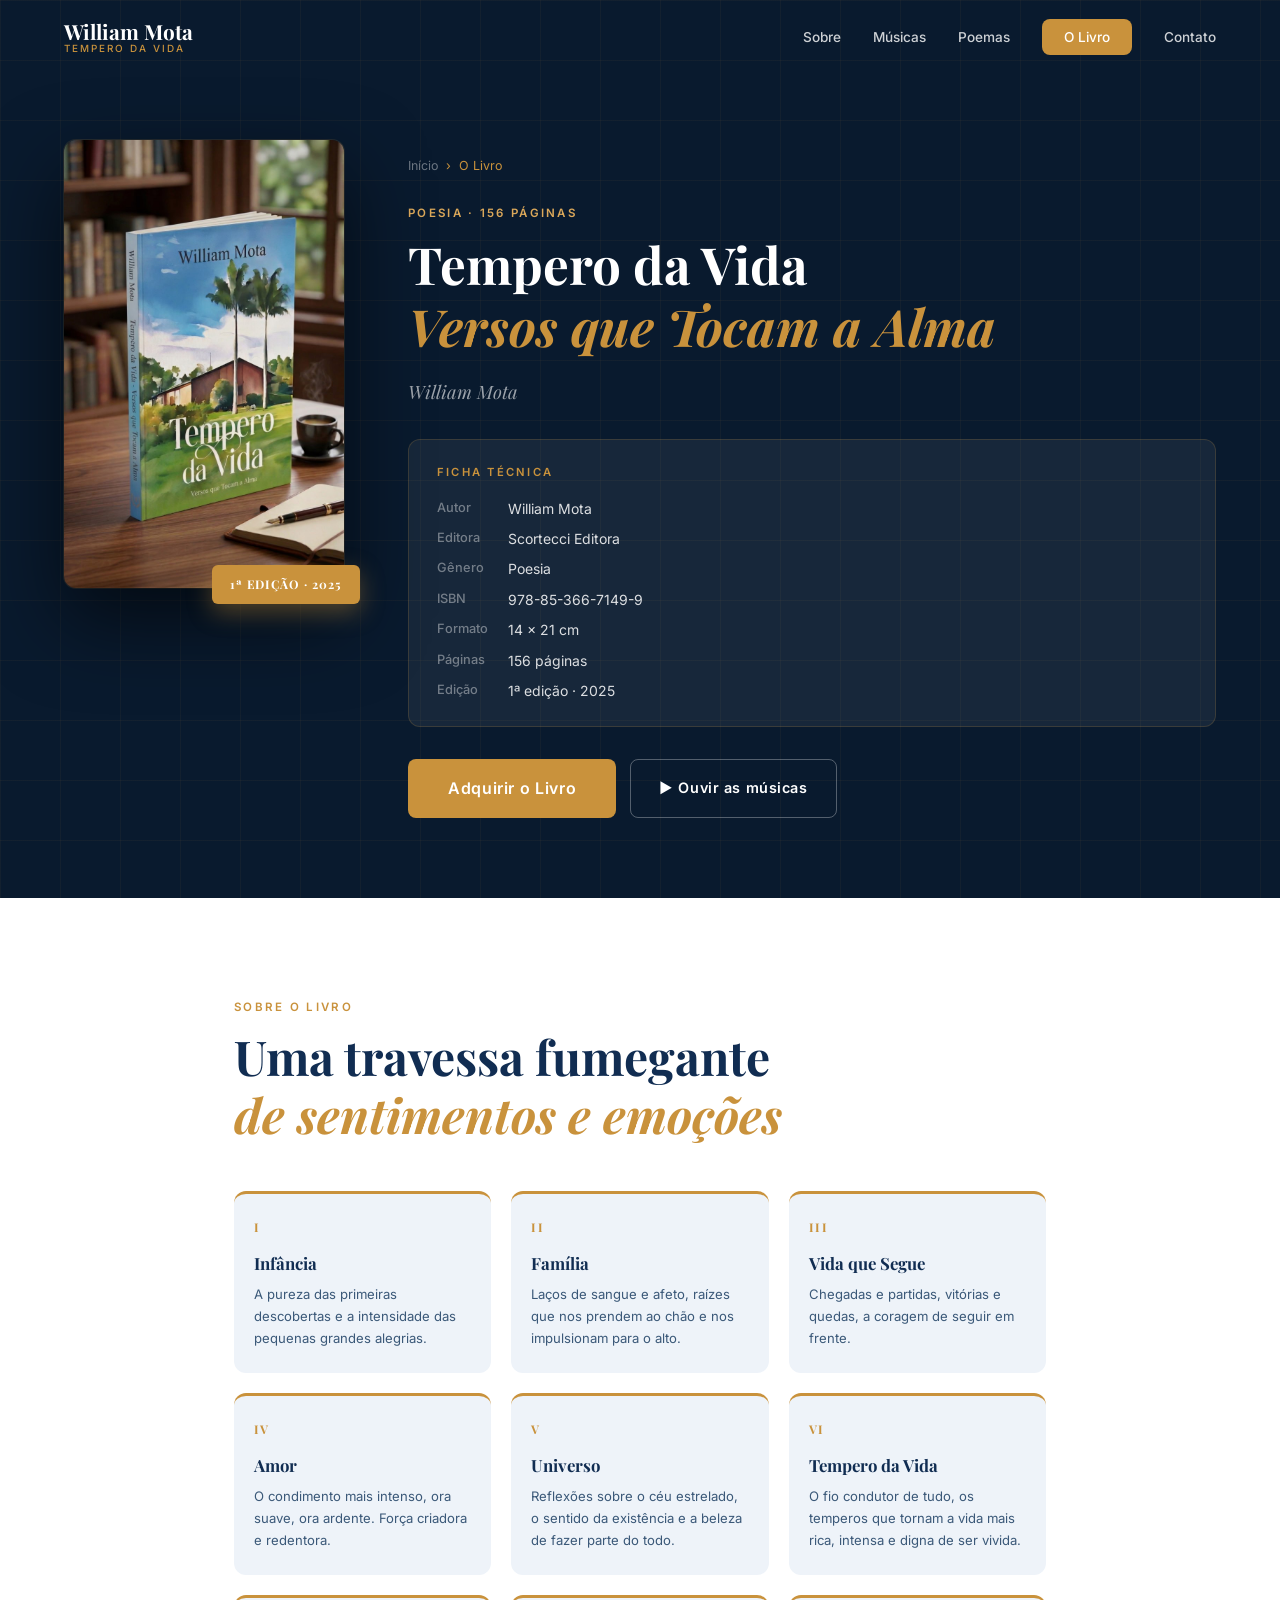
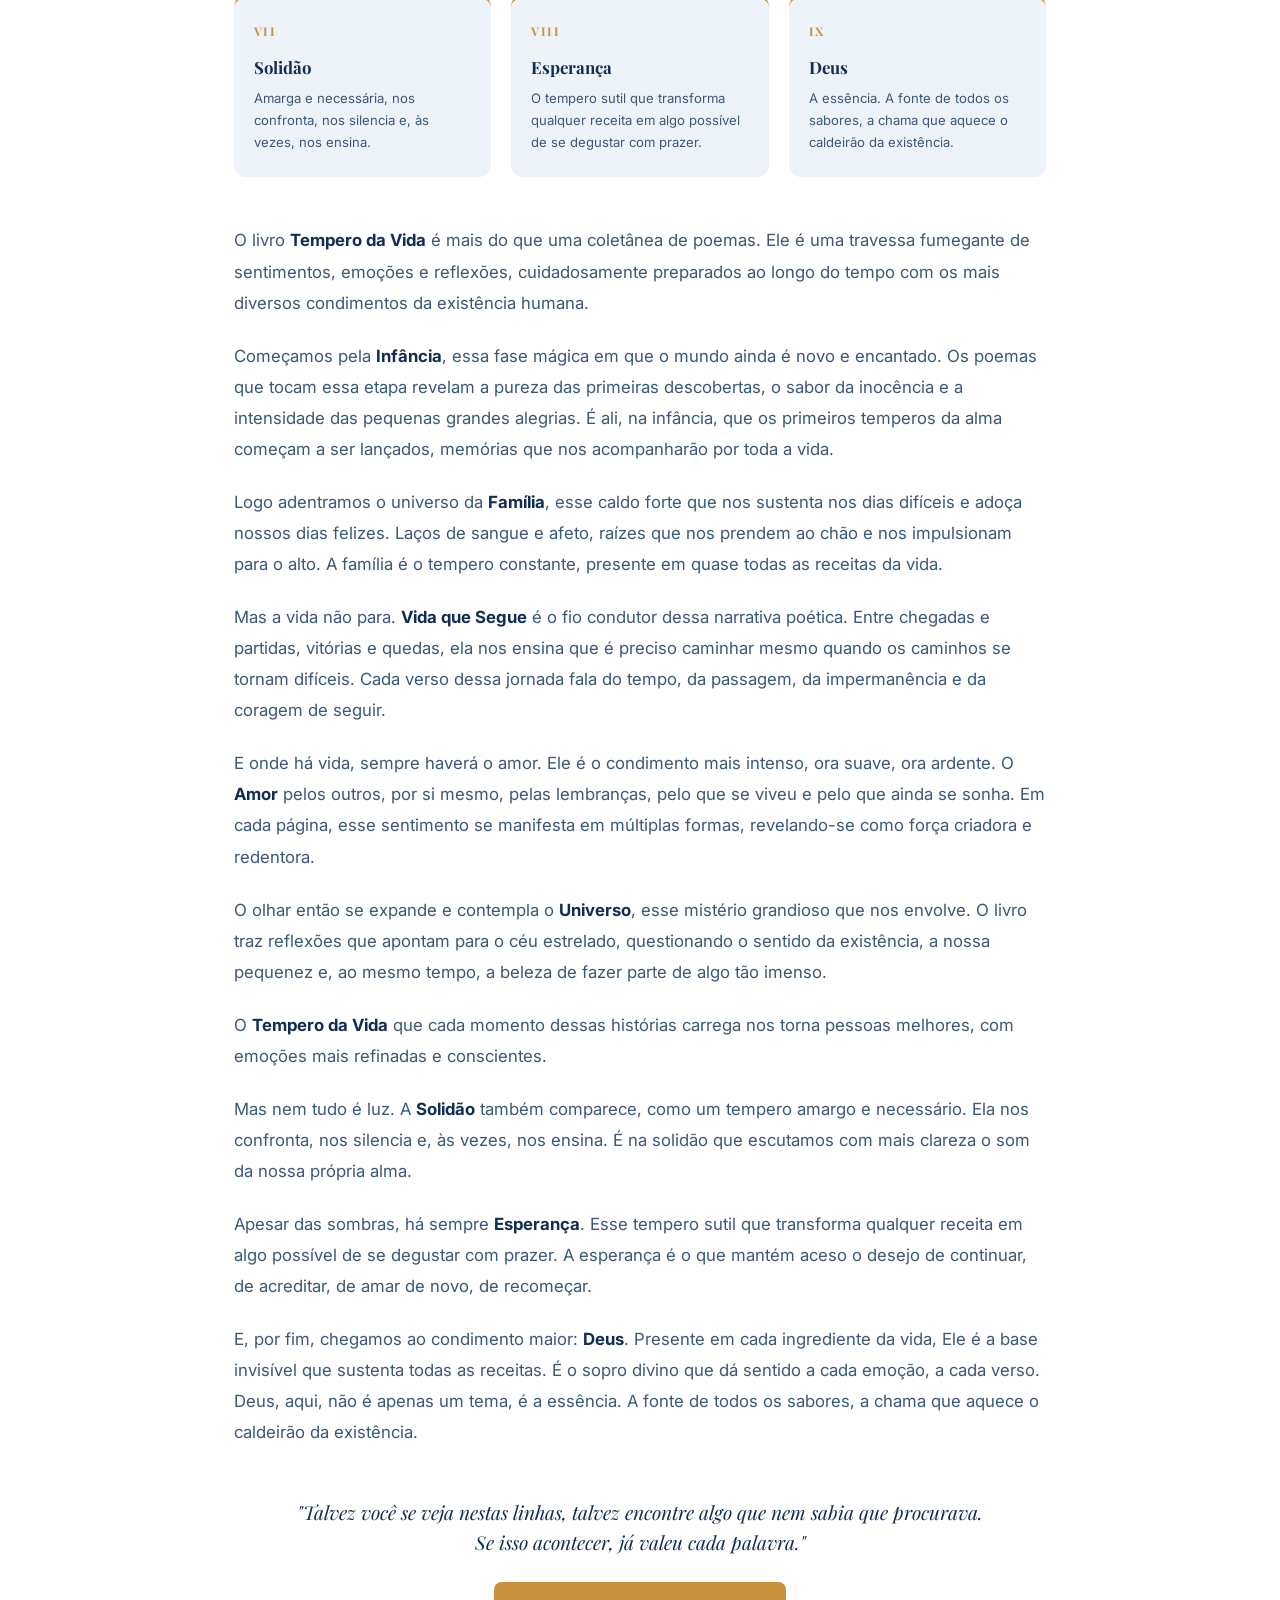
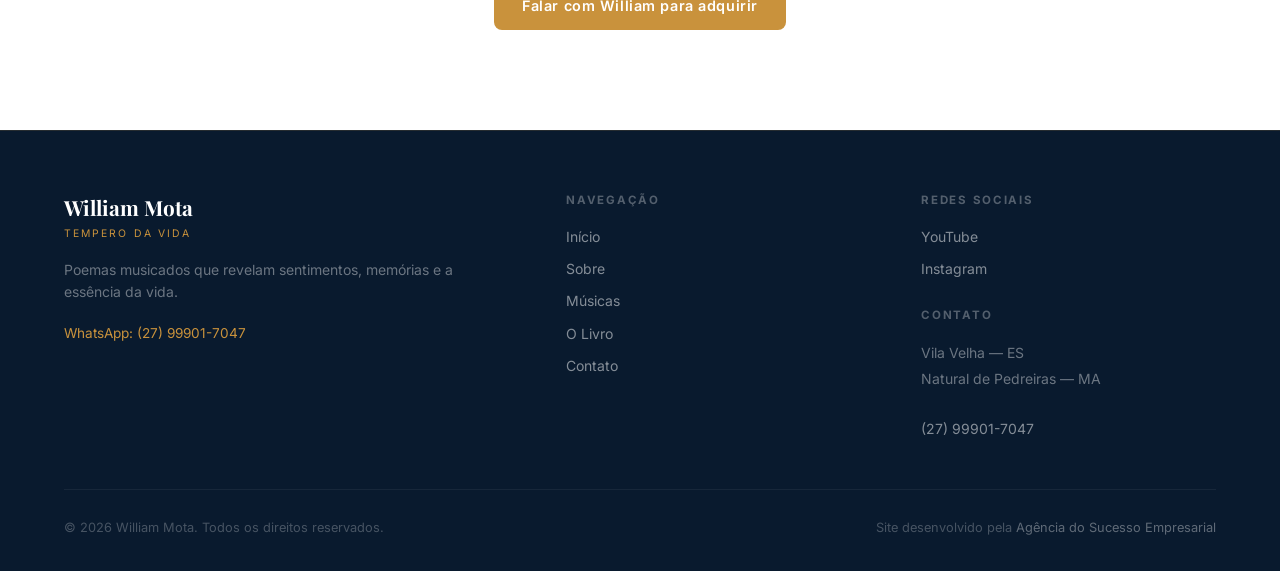
<file: livro.html>
<!DOCTYPE html>
<html lang="pt-BR">
<head>
  <meta charset="UTF-8" />
  <meta name="viewport" content="width=device-width, initial-scale=1.0" />
  <title>Tempero da Vida — O Livro | William Mota</title>
  <meta name="description" content="Tempero da Vida — Versos que Tocam a Alma. Coletânea de poemas de William Mota. Scortecci Editora, 2025. ISBN 978-85-366-7149-9." />
  <meta name="robots" content="index, follow" />
  <link rel="canonical" href="https://temperodavida.mais.top/livro.html" />

  <!-- Favicon -->
  <link rel="icon" type="image/png" href="favicon.png" />

  <!-- Open Graph -->
  <meta property="og:title" content="Tempero da Vida — O Livro | William Mota" />
  <meta property="og:description" content="Poesia que fala de Infância, Família, Amor, Fé e a essência da vida. 1ª edição 2025." />
  <meta property="og:type" content="book" />
  <meta property="og:url" content="https://temperodavida.mais.top/livro.html" />
  <meta property="og:image" content="https://temperodavida.mais.top/og-image.png" />

  <!-- Fonts -->
  <link rel="preconnect" href="https://fonts.googleapis.com" />
  <link rel="preconnect" href="https://fonts.gstatic.com" crossorigin />
  <link href="https://fonts.googleapis.com/css2?family=Playfair+Display:ital,wght@0,400;0,700;1,400&family=Inter:wght@300;400;500&display=swap" rel="stylesheet" />

  <link rel="stylesheet" href="styles.css" />
  <style>
    /* ── Página do livro ─────────────────────────────────── */
    .livro-hero {
      background: var(--burgundy);
      padding: 140px 0 80px;
      position: relative;
      overflow: hidden;
    }
    .livro-hero__grid {
      position: absolute; inset: 0;
      background-image:
        linear-gradient(rgba(201,146,60,0.05) 1px, transparent 1px),
        linear-gradient(90deg, rgba(201,146,60,0.05) 1px, transparent 1px);
      background-size: 60px 60px;
    }
    .livro-hero__inner {
      position: relative; z-index: 2;
      max-width: 1200px; margin: 0 auto; padding: 0 24px;
      display: grid;
      grid-template-columns: 280px 1fr;
      gap: 64px;
      align-items: start;
    }
    .livro-cover {
      position: relative;
    }
    .livro-cover img {
      width: 100%;
      border-radius: 12px;
      box-shadow: 0 32px 80px rgba(0,0,0,0.6), 0 0 0 1px rgba(201,146,60,0.15);
    }
    .livro-cover__badge {
      position: absolute;
      bottom: -16px; right: -16px;
      background: var(--gold);
      color: #fff;
      font-family: var(--font-display);
      font-size: 0.75rem;
      font-weight: 700;
      letter-spacing: 0.08em;
      text-transform: uppercase;
      padding: 10px 18px;
      border-radius: 6px;
      box-shadow: 0 8px 24px rgba(201,146,60,0.4);
    }
    .livro-info {
      padding-top: 16px;
    }
    .livro-info .section-label { color: var(--gold-light); }
    .livro-info .section-title { color: var(--white); font-size: clamp(2rem, 4vw, 3.2rem); }
    .livro-info .section-title em { color: var(--gold); }
    .livro-info .livro-subtitle {
      font-family: var(--font-display);
      font-style: italic;
      font-size: 1.15rem;
      color: rgba(255,255,255,0.6);
      margin-bottom: 32px;
    }
    .livro-ficha {
      background: rgba(255,255,255,0.06);
      border: 1px solid rgba(201,146,60,0.2);
      border-radius: 12px;
      padding: 24px 28px;
      margin-bottom: 32px;
    }
    .livro-ficha h3 {
      font-size: 0.7rem;
      font-weight: 600;
      letter-spacing: 0.2em;
      text-transform: uppercase;
      color: var(--gold);
      margin-bottom: 16px;
    }
    .livro-ficha dl {
      display: grid;
      grid-template-columns: auto 1fr;
      gap: 8px 20px;
    }
    .livro-ficha dt {
      font-size: 0.8rem;
      font-weight: 500;
      color: rgba(255,255,255,0.4);
      white-space: nowrap;
    }
    .livro-ficha dd {
      font-size: 0.875rem;
      color: rgba(255,255,255,0.85);
    }
    .livro-actions {
      display: flex;
      gap: 14px;
      flex-wrap: wrap;
    }

    /* ── Narrativa ───────────────────────────────────────── */
    .livro-narrativa {
      padding: 100px 0;
      background: var(--white);
    }
    .livro-narrativa .container {
      max-width: 860px;
    }
    .livro-narrativa .section-title { color: var(--wine); }
    .livro-narrativa .section-title em { color: var(--gold); }

    .temas-grid {
      display: grid;
      grid-template-columns: repeat(3, 1fr);
      gap: 20px;
      margin: 48px 0;
    }
    .tema-card {
      background: var(--cream);
      border-radius: 12px;
      padding: 24px 20px;
      border-top: 3px solid var(--gold);
      transition: transform 0.3s, box-shadow 0.3s;
    }
    .tema-card:hover {
      transform: translateY(-4px);
      box-shadow: 0 12px 32px rgba(9,26,46,0.1);
    }
    .tema-card__num {
      font-family: var(--font-display);
      font-size: 0.75rem;
      font-weight: 700;
      letter-spacing: 0.12em;
      color: var(--gold);
      text-transform: uppercase;
      margin-bottom: 12px;
      display: block;
    }
    .tema-card h3 {
      font-family: var(--font-display);
      font-size: 1.05rem;
      font-weight: 700;
      color: var(--wine);
      margin-bottom: 8px;
    }
    .tema-card p {
      font-size: 0.82rem;
      color: var(--text-light);
      line-height: 1.65;
    }

    .narrativa-texto p {
      font-size: 1.05rem;
      color: var(--text-light);
      line-height: 1.85;
      margin-bottom: 22px;
    }
    .narrativa-texto strong {
      color: var(--wine);
    }

    /* ── Breadcrumb ──────────────────────────────────────── */
    .breadcrumb {
      display: flex;
      align-items: center;
      gap: 8px;
      font-size: 0.78rem;
      color: rgba(255,255,255,0.4);
      margin-bottom: 28px;
    }
    .breadcrumb a { color: rgba(255,255,255,0.4); transition: color 0.2s; }
    .breadcrumb a:hover { color: var(--gold); }
    .breadcrumb span { color: var(--gold); }

    /* ── Responsive ──────────────────────────────────────── */
    @media (max-width: 860px) {
      .livro-hero__inner { grid-template-columns: 1fr; gap: 40px; }
      .livro-cover { max-width: 240px; margin: 0 auto; }
    }
    @media (max-width: 600px) {
      .temas-grid { grid-template-columns: 1fr 1fr; }
    }
    @media (max-width: 420px) {
      .temas-grid { grid-template-columns: 1fr; }
    }
  </style>
</head>
<body>

  <!-- NAV -->
  <nav class="nav" id="nav">
    <div class="nav__inner">
      <a href="index.html" class="nav__logo">
        <span class="nav__logo-main">William Mota</span>
        <span class="nav__logo-sub">Tempero da Vida</span>
      </a>
      <button class="nav__toggle" id="navToggle" aria-label="Menu">
        <span></span><span></span><span></span>
      </button>
      <ul class="nav__links" id="navLinks">
        <li><a href="index.html#sobre">Sobre</a></li>
        <li><a href="index.html#musicas">Músicas</a></li>
        <li><a href="index.html#poemas">Poemas</a></li>
        <li><a href="livro.html" class="nav__cta">O Livro</a></li>
        <li><a href="index.html#contato">Contato</a></li>
      </ul>
    </div>
  </nav>

  <!-- HERO DO LIVRO -->
  <section class="livro-hero">
    <div class="livro-hero__grid"></div>
    <div class="livro-hero__inner">

      <!-- Capa -->
      <div class="livro-cover">
        <img
          src="mockup-livro.jpg"
          alt="Tempero da Vida — Versos que Tocam a Alma, livro de William Mota"
          loading="eager"
        />
        <div class="livro-cover__badge">1ª Edição · 2025</div>
      </div>

      <!-- Informações -->
      <div class="livro-info">
        <div class="breadcrumb">
          <a href="index.html">Início</a>
          <span>›</span>
          <span>O Livro</span>
        </div>
        <div class="section-label">Poesia · 156 páginas</div>
        <h1 class="section-title">
          Tempero da Vida<br />
          <em>Versos que Tocam a Alma</em>
        </h1>
        <p class="livro-subtitle">William Mota</p>

        <div class="livro-ficha">
          <h3>Ficha Técnica</h3>
          <dl>
            <dt>Autor</dt>
            <dd>William Mota</dd>
            <dt>Editora</dt>
            <dd>Scortecci Editora</dd>
            <dt>Gênero</dt>
            <dd>Poesia</dd>
            <dt>ISBN</dt>
            <dd>978-85-366-7149-9</dd>
            <dt>Formato</dt>
            <dd>14 × 21 cm</dd>
            <dt>Páginas</dt>
            <dd>156 páginas</dd>
            <dt>Edição</dt>
            <dd>1ª edição · 2025</dd>
          </dl>
        </div>

        <div class="livro-actions">
          <a href="https://wa.me/5527999017047?text=Ol%C3%A1%20William%2C%20quero%20saber%20como%20adquirir%20o%20livro%20Tempero%20da%20Vida!" class="btn btn--gold" target="_blank" rel="noopener">
            Adquirir o Livro
          </a>
          <a href="https://www.youtube.com/@MUSICASPOEMASTEMPERODAVIDA" class="btn btn--ghost" target="_blank" rel="noopener" style="border-color:rgba(255,255,255,0.3);color:#fff;">
            ▶ Ouvir as músicas
          </a>
        </div>
      </div>
    </div>
  </section>

  <!-- NARRATIVA -->
  <section class="livro-narrativa">
    <div class="container">
      <div class="section-label">Sobre o Livro</div>
      <h2 class="section-title">
        Uma travessa fumegante<br />
        <em>de sentimentos e emoções</em>
      </h2>

      <!-- Temas em cards -->
      <div class="temas-grid">
        <div class="tema-card">
          <span class="tema-card__num">I</span>
          <h3>Infância</h3>
          <p>A pureza das primeiras descobertas e a intensidade das pequenas grandes alegrias.</p>
        </div>
        <div class="tema-card">
          <span class="tema-card__num">II</span>
          <h3>Família</h3>
          <p>Laços de sangue e afeto, raízes que nos prendem ao chão e nos impulsionam para o alto.</p>
        </div>
        <div class="tema-card">
          <span class="tema-card__num">III</span>
          <h3>Vida que Segue</h3>
          <p>Chegadas e partidas, vitórias e quedas, a coragem de seguir em frente.</p>
        </div>
        <div class="tema-card">
          <span class="tema-card__num">IV</span>
          <h3>Amor</h3>
          <p>O condimento mais intenso, ora suave, ora ardente. Força criadora e redentora.</p>
        </div>
        <div class="tema-card">
          <span class="tema-card__num">V</span>
          <h3>Universo</h3>
          <p>Reflexões sobre o céu estrelado, o sentido da existência e a beleza de fazer parte do todo.</p>
        </div>
        <div class="tema-card">
          <span class="tema-card__num">VI</span>
          <h3>Tempero da Vida</h3>
          <p>O fio condutor de tudo, os temperos que tornam a vida mais rica, intensa e digna de ser vivida.</p>
        </div>
        <div class="tema-card">
          <span class="tema-card__num">VII</span>
          <h3>Solidão</h3>
          <p>Amarga e necessária, nos confronta, nos silencia e, às vezes, nos ensina.</p>
        </div>
        <div class="tema-card">
          <span class="tema-card__num">VIII</span>
          <h3>Esperança</h3>
          <p>O tempero sutil que transforma qualquer receita em algo possível de se degustar com prazer.</p>
        </div>
        <div class="tema-card">
          <span class="tema-card__num">IX</span>
          <h3>Deus</h3>
          <p>A essência. A fonte de todos os sabores, a chama que aquece o caldeirão da existência.</p>
        </div>
      </div>

      <!-- Texto da narrativa completo -->
      <div class="narrativa-texto">
        <p>
          O livro <strong>Tempero da Vida</strong> é mais do que uma coletânea de poemas.
          Ele é uma travessa fumegante de sentimentos, emoções e reflexões, cuidadosamente preparados
          ao longo do tempo com os mais diversos condimentos da existência humana.
        </p>
        <p>
          Começamos pela <strong>Infância</strong>, essa fase mágica em que o mundo ainda é novo e encantado.
          Os poemas que tocam essa etapa revelam a pureza das primeiras descobertas, o sabor da inocência
          e a intensidade das pequenas grandes alegrias. É ali, na infância, que os primeiros temperos da alma começam
          a ser lançados, memórias que nos acompanharão por toda a vida.
        </p>
        <p>
          Logo adentramos o universo da <strong>Família</strong>, esse caldo forte que nos sustenta nos dias
          difíceis e adoça nossos dias felizes. Laços de sangue e afeto, raízes que nos prendem ao chão
          e nos impulsionam para o alto. A família é o tempero constante, presente em quase todas as
          receitas da vida.
        </p>
        <p>
          Mas a vida não para. <strong>Vida que Segue</strong> é o fio condutor dessa narrativa poética.
          Entre chegadas e partidas, vitórias e quedas, ela nos ensina que é preciso caminhar mesmo quando
          os caminhos se tornam difíceis. Cada verso dessa jornada fala do tempo, da passagem, da
          impermanência e da coragem de seguir.
        </p>
        <p>
          E onde há vida, sempre haverá o amor. Ele é o condimento mais intenso, ora suave, ora ardente.
          O <strong>Amor</strong> pelos outros, por si mesmo, pelas lembranças, pelo que se viveu e pelo
          que ainda se sonha. Em cada página, esse sentimento se manifesta em múltiplas formas, revelando-se
          como força criadora e redentora.
        </p>
        <p>
          O olhar então se expande e contempla o <strong>Universo</strong>, esse mistério grandioso que nos
          envolve. O livro traz reflexões que apontam para o céu estrelado, questionando o sentido da
          existência, a nossa pequenez e, ao mesmo tempo, a beleza de fazer parte de algo tão imenso.
        </p>
        <p>
          O <strong>Tempero da Vida</strong> que cada momento dessas histórias carrega nos torna pessoas melhores,
          com emoções mais refinadas e conscientes.
        </p>
        <p>
          Mas nem tudo é luz. A <strong>Solidão</strong> também comparece, como um tempero amargo e
          necessário. Ela nos confronta, nos silencia e, às vezes, nos ensina. É na solidão que escutamos
          com mais clareza o som da nossa própria alma.
        </p>
        <p>
          Apesar das sombras, há sempre <strong>Esperança</strong>. Esse tempero sutil que transforma
          qualquer receita em algo possível de se degustar com prazer. A esperança é o que mantém aceso
          o desejo de continuar, de acreditar, de amar de novo, de recomeçar.
        </p>
        <p>
          E, por fim, chegamos ao condimento maior: <strong>Deus</strong>. Presente em cada ingrediente
          da vida, Ele é a base invisível que sustenta todas as receitas. É o sopro divino que dá sentido
          a cada emoção, a cada verso. Deus, aqui, não é apenas um tema, é a essência. A fonte de todos
          os sabores, a chama que aquece o caldeirão da existência.
        </p>
      </div>

      <!-- CTA -->
      <div style="margin-top: 48px; text-align: center;">
        <p style="font-family: var(--font-display); font-style: italic; font-size: 1.2rem; color: var(--wine); margin-bottom: 24px;">
          "Talvez você se veja nestas linhas, talvez encontre algo que nem sabia que procurava.<br />
          Se isso acontecer, já valeu cada palavra."
        </p>
        <a href="https://wa.me/5527999017047?text=Ol%C3%A1%20William%2C%20quero%20saber%20como%20adquirir%20o%20livro%20Tempero%20da%20Vida!" class="btn btn--primary" target="_blank" rel="noopener">
          Falar com William para adquirir
        </a>
      </div>
    </div>
  </section>

  <!-- FOOTER -->
  <footer class="footer">
    <div class="container">
      <div class="footer__inner">
        <div class="footer__brand">
          <div class="footer__logo">
            <span>William Mota</span>
            <span>Tempero da Vida</span>
          </div>
          <p>Poemas musicados que revelam sentimentos, memórias e a essência da vida.</p>
          <a href="https://wa.me/5527999017047" class="footer__whatsapp" target="_blank" rel="noopener">
            WhatsApp: (27) 99901-7047
          </a>
        </div>
        <div class="footer__links">
          <strong>Navegação</strong>
          <nav>
            <a href="index.html">Início</a>
            <a href="index.html#sobre">Sobre</a>
            <a href="index.html#musicas">Músicas</a>
            <a href="livro.html">O Livro</a>
            <a href="index.html#contato">Contato</a>
          </nav>
        </div>
        <div class="footer__info">
          <strong>Redes Sociais</strong>
          <nav>
            <a href="https://www.youtube.com/@MUSICASPOEMASTEMPERODAVIDA" target="_blank" rel="noopener">YouTube</a>
            <a href="https://www.instagram.com/temperodavidaw.m" target="_blank" rel="noopener">Instagram</a>
          </nav>
          <br />
          <strong>Contato</strong>
          <address>
            Vila Velha — ES<br />
            Natural de Pedreiras — MA<br /><br />
            <a href="tel:+5527999017047">(27) 99901-7047</a>
          </address>
        </div>
      </div>
      <div class="footer__bottom">
        <span>© 2026 William Mota. Todos os direitos reservados.</span>
        <div class="footer__legal">
          <span class="footer__dev">Site desenvolvido pela <a href="https://sucesso.net.br" target="_blank" rel="noopener">Agência do Sucesso Empresarial</a></span>
        </div>
      </div>
    </div>
  </footer>

  <script src="script.js"></script>
</body>
</html>
</file>
<file: styles.css>
/* ===== RESET & VARS ===== */
*, *::before, *::after { box-sizing: border-box; margin: 0; padding: 0; }

:root {
  --burgundy:   #091a2e;
  --wine:       #112d52;
  --wine-mid:   #1a4a8a;
  --gold:       #c9923c;
  --gold-light: #dba85a;
  --cream:      #eef3f9;
  --white:      #ffffff;
  --text:       #091a2e;
  --text-light: #3a5878;
  --gray-200:   #cfdce8;
  --radius:     8px;
  --radius-lg:  16px;
  --transition: all 0.3s ease;
  --font-display: 'Playfair Display', Georgia, serif;
  --font-body:    'Inter', system-ui, sans-serif;
}

html { scroll-behavior: smooth; }
body { font-family: var(--font-body); color: var(--text); background: var(--cream); line-height: 1.6; }
a { text-decoration: none; color: inherit; }
img { max-width: 100%; display: block; }
address { font-style: normal; }

.container { max-width: 1200px; margin: 0 auto; padding: 0 24px; }

/* ===== SECTION LABELS ===== */
.section-label {
  font-size: 0.72rem;
  font-weight: 600;
  letter-spacing: 0.2em;
  text-transform: uppercase;
  color: var(--gold);
  margin-bottom: 12px;
}
.section-label--light { color: var(--gold-light); }
.section-title {
  font-family: var(--font-display);
  font-size: clamp(2rem, 4vw, 3rem);
  font-weight: 700;
  line-height: 1.2;
  color: var(--wine);
  margin-bottom: 20px;
}
.section-title em { font-style: italic; color: var(--gold); }
.section-header { margin-bottom: 60px; }
.section-header--center { text-align: center; }
.section-header--center .section-desc { margin: 0 auto; }
.section-desc { max-width: 560px; color: var(--text-light); font-size: 1rem; line-height: 1.7; margin-top: 16px; }

/* ===== BUTTONS ===== */
.btn {
  display: inline-flex;
  align-items: center;
  justify-content: center;
  gap: 8px;
  padding: 14px 28px;
  font-family: var(--font-body);
  font-size: 0.9rem;
  font-weight: 600;
  letter-spacing: 0.04em;
  border-radius: var(--radius);
  transition: var(--transition);
  cursor: pointer;
  border: none;
  white-space: normal;
  text-align: center;
  line-height: 1.4;
}
.btn--primary { background: var(--gold); color: var(--white); }
.btn--primary:hover { background: var(--gold-light); transform: translateY(-2px); box-shadow: 0 8px 24px rgba(201,146,60,0.35); }
.btn--ghost { background: transparent; color: var(--white); border: 1.5px solid rgba(255,255,255,0.4); }
.btn--ghost:hover { border-color: var(--gold); color: var(--gold); }
.btn--outline { background: transparent; color: var(--wine); border: 1.5px solid var(--wine); }
.btn--outline:hover { background: var(--wine); color: var(--white); }
.btn--gold { background: var(--gold); color: var(--white); font-size: 1rem; padding: 18px 40px; }
.btn--gold:hover { background: var(--gold-light); transform: translateY(-2px); box-shadow: 0 12px 32px rgba(201,146,60,0.4); }

/* ===== NAV ===== */
.nav {
  position: fixed;
  top: 0; left: 0; right: 0;
  z-index: 100;
  padding: 20px 0;
  transition: background 0.3s, padding 0.3s, backdrop-filter 0.3s;
}
.nav.scrolled {
  background: rgba(9, 26, 46, 0.95);
  backdrop-filter: blur(12px);
  padding: 14px 0;
  box-shadow: 0 2px 20px rgba(0,0,0,0.3);
}
.nav__inner {
  max-width: 1200px;
  margin: 0 auto;
  padding: 0 24px;
  display: flex;
  align-items: center;
  justify-content: space-between;
}
.nav__logo { display: flex; flex-direction: column; line-height: 1.1; }
.nav__logo-main { font-family: var(--font-display); font-size: 1.3rem; font-weight: 700; color: var(--white); }
.nav__logo-sub { font-size: 0.62rem; font-weight: 500; letter-spacing: 0.2em; text-transform: uppercase; color: var(--gold); }
.nav__links { display: flex; align-items: center; gap: 32px; list-style: none; }
.nav__links a { font-size: 0.85rem; font-weight: 500; color: rgba(255,255,255,0.8); transition: color 0.2s; }
.nav__links a:hover { color: var(--gold); }
.nav__cta { background: var(--gold); color: var(--white) !important; padding: 10px 22px; border-radius: var(--radius); }
.nav__cta:hover { background: var(--gold-light) !important; }
.nav__toggle { display: none; flex-direction: column; gap: 5px; background: none; border: none; cursor: pointer; padding: 4px; }
.nav__toggle span { display: block; width: 22px; height: 2px; background: var(--white); transition: var(--transition); border-radius: 2px; }

/* ===== HERO ===== */
.hero {
  min-height: 100vh;
  display: flex;
  align-items: center;
  position: relative;
  overflow: hidden;
  background: var(--burgundy);
}
.hero__bg { position: absolute; inset: 0; overflow: hidden; }
.hero__bg-img {
  position: absolute; inset: 0;
  width: 100%; height: 100%;
  object-fit: cover; object-position: center;
  opacity: 1;
  filter: grayscale(20%) brightness(0.5);
}
.hero__overlay {
  position: absolute; inset: 0;
  background: linear-gradient(135deg, rgba(9,26,46,0.82) 0%, rgba(17,45,82,0.65) 50%, rgba(9,26,46,0.78) 100%);
  z-index: 1;
}
.hero__grid {
  position: absolute; inset: 0; z-index: 2;
  background-image:
    linear-gradient(rgba(201,146,60,0.05) 1px, transparent 1px),
    linear-gradient(90deg, rgba(201,146,60,0.05) 1px, transparent 1px);
  background-size: 60px 60px;
}
.hero__inner {
  position: relative; z-index: 3;
  max-width: 1200px; margin: 0 auto;
  padding: 140px 24px 80px;
  max-width: 760px;
}
.hero__badge {
  display: inline-block;
  font-size: 0.75rem; font-weight: 600;
  letter-spacing: 0.15em; text-transform: uppercase;
  color: var(--gold); border: 1px solid rgba(201,146,60,0.4);
  padding: 8px 18px; border-radius: 100px;
  margin-bottom: 28px;
}
.hero__title {
  font-family: var(--font-display);
  font-size: clamp(3rem, 7vw, 5.5rem);
  font-weight: 700; color: var(--white);
  line-height: 1.1; margin-bottom: 24px;
}
.hero__title em { font-style: italic; color: var(--gold); }
.hero__subtitle { font-size: 1.1rem; color: rgba(255,255,255,0.75); margin-bottom: 40px; max-width: 540px; line-height: 1.7; }
.hero__actions { display: flex; gap: 16px; flex-wrap: wrap; margin-bottom: 56px; }
.hero__trust { display: flex; align-items: center; gap: 24px; flex-wrap: wrap; }
.hero__trust-item { display: flex; flex-direction: column; gap: 4px; }
.hero__trust-item strong { font-size: 1.6rem; font-weight: 700; color: var(--gold); font-family: var(--font-display); }
.hero__trust-item span { font-size: 0.75rem; color: rgba(255,255,255,0.5); letter-spacing: 0.05em; text-transform: uppercase; }
.hero__trust-divider { width: 1px; height: 40px; background: rgba(255,255,255,0.15); }
.hero__scroll { position: absolute; bottom: 40px; left: 50%; transform: translateX(-50%); display: flex; flex-direction: column; align-items: center; gap: 8px; color: rgba(255,255,255,0.3); font-size: 0.7rem; letter-spacing: 0.1em; text-transform: uppercase; }
.hero__scroll-line { width: 1px; height: 40px; background: linear-gradient(to bottom, rgba(201,146,60,0.5), transparent); animation: scrollPulse 2s ease infinite; }
@keyframes scrollPulse { 0%,100%{opacity:0.4} 50%{opacity:1} }

/* ===== SOBRE ===== */
.sobre { padding: 120px 0; background: var(--white); }
.sobre__grid { display: grid; grid-template-columns: 1fr 1.5fr; gap: 80px; align-items: center; }
.sobre__visual { position: relative; display: flex; flex-direction: column; gap: 24px; padding-bottom: 8px; }
.sobre__img-wrap { position: relative; border-radius: 50%; overflow: visible; line-height: 0; aspect-ratio: 1; }
.sobre__img-wrap img { width: 100%; height: 100%; object-fit: cover; border-radius: 50%; box-shadow: 0 20px 56px rgba(9,26,46,0.18), 0 0 0 6px rgba(201,146,60,0.25); filter: none; transition: transform 0.5s ease; display: block; }
.sobre__img-wrap:hover img { transform: scale(1.02); }
.sobre__img-badge {
  display: inline-block;
  align-self: center;
  background: var(--wine);
  color: var(--gold);
  font-family: var(--font-display);
  font-size: 0.78rem;
  font-weight: 700;
  letter-spacing: 0.12em;
  text-transform: uppercase;
  padding: 7px 20px;
  border-radius: 100px;
  white-space: nowrap;
  box-shadow: 0 4px 16px rgba(0,0,0,0.15);
}
.sobre__year { font-family: var(--font-display); font-size: 2.5rem; font-weight: 700; color: var(--gold); line-height: 1; }
.sobre__year-label { font-size: 0.7rem; letter-spacing: 0.15em; text-transform: uppercase; color: rgba(255,255,255,0.5); margin-top: 4px; }
.sobre__quote { font-family: var(--font-display); font-size: 1.2rem; font-style: italic; color: var(--wine); padding: 20px 24px; border-left: 3px solid var(--gold); background: var(--cream); border-radius: 0 var(--radius-lg) var(--radius-lg) 0; line-height: 1.5; }
.sobre__line-detail { width: 60px; height: 3px; background: linear-gradient(to right, var(--gold), transparent); }
.sobre__content .section-title { color: var(--wine); }
.sobre__content p { color: var(--text-light); margin-bottom: 20px; line-height: 1.75; }

/* ===== MÚSICAS ===== */
.musicas { padding: 120px 0; background: var(--cream); }
.musicas__grid { display: grid; grid-template-columns: repeat(3, 1fr); gap: 24px; margin-bottom: 48px; }
.musica-card { border-radius: var(--radius-lg); overflow: hidden; background: var(--white); box-shadow: 0 4px 20px rgba(9,26,46,0.08); transition: transform 0.3s, box-shadow 0.3s; }
.musica-card:hover { transform: translateY(-6px); box-shadow: 0 16px 40px rgba(9,26,46,0.15); }
.musica-card__img { position: relative; height: 200px; overflow: hidden; }
.musica-card__img img { width: 100%; height: 100%; object-fit: cover; filter: brightness(0.7); transition: transform 0.5s, filter 0.3s; }
.musica-card:hover .musica-card__img img { transform: scale(1.06); filter: brightness(0.85); }
.musica-card__overlay { position: absolute; inset: 0; background: linear-gradient(180deg, rgba(9,26,46,0.35) 0%, rgba(9,26,46,0.72) 100%); z-index: 1; }
.musica-card__grid { position: absolute; inset: 0; z-index: 2; background-image: linear-gradient(rgba(201,146,60,0.06) 1px, transparent 1px), linear-gradient(90deg, rgba(201,146,60,0.06) 1px, transparent 1px); background-size: 40px 40px; }
.musica-card__play { position: absolute; top: 50%; left: 50%; transform: translate(-50%, -50%); z-index: 3; width: 52px; height: 52px; background: rgba(201,146,60,0.9); border-radius: 50%; display: flex; align-items: center; justify-content: center; font-size: 1.2rem; color: white; transition: background 0.2s, transform 0.2s; }
.musica-card:hover .musica-card__play { background: var(--gold); transform: translate(-50%, -50%) scale(1.1); }
.musica-card__body { padding: 20px 24px; display: flex; justify-content: space-between; align-items: center; }
.musica-card__body h3 { font-family: var(--font-display); font-size: 1.1rem; color: var(--wine); font-weight: 700; }
.musica-card__dur { font-size: 0.8rem; color: var(--text-light); background: var(--cream); padding: 4px 10px; border-radius: 100px; }
.musicas__cta { text-align: center; }

/* ===== POEMAS ===== */
.poemas { padding: 120px 0; background: var(--wine); }
.poemas .section-title { color: var(--white); }
.poemas .section-label { color: var(--gold-light); }
.poemas__grid { display: grid; grid-template-columns: repeat(3, 1fr); gap: 32px; margin-top: 60px; }
.poema-card { background: rgba(255,255,255,0.06); border: 1px solid rgba(201,146,60,0.2); border-radius: var(--radius-lg); padding: 36px 32px; position: relative; transition: border-color 0.3s, background 0.3s; }
.poema-card:hover { border-color: rgba(201,146,60,0.5); background: rgba(255,255,255,0.09); }
.poema-card__aspas { font-family: var(--font-display); font-size: 5rem; line-height: 0.8; color: var(--gold); opacity: 0.4; margin-bottom: 16px; }
.poema-card p { font-family: var(--font-display); font-style: italic; font-size: 1.05rem; color: rgba(255,255,255,0.85); line-height: 1.7; margin-bottom: 20px; }
.poema-card span { font-size: 0.78rem; color: var(--gold); letter-spacing: 0.1em; text-transform: uppercase; }

/* ===== CTA FINAL ===== */
.cta-final { padding: 120px 0; background: var(--burgundy); position: relative; overflow: hidden; text-align: center; }
.cta-final__bg { position: absolute; inset: 0; }
.cta-final__grid { position: absolute; inset: 0; background-image: linear-gradient(rgba(201,146,60,0.05) 1px, transparent 1px), linear-gradient(90deg, rgba(201,146,60,0.05) 1px, transparent 1px); background-size: 60px 60px; }
.cta-final__inner { position: relative; z-index: 2; }
.cta-final__title { font-family: var(--font-display); font-size: clamp(2.2rem, 5vw, 3.8rem); font-weight: 600; color: var(--white); line-height: 1.2; margin-bottom: 32px; }
.cta-final__title em { font-style: italic; color: var(--gold); }
.cta-final__desc { color: rgba(255,255,255,0.65); font-size: 1rem; max-width: 540px; margin: 0 auto 40px; line-height: 1.75; }
.cta-final__contact { display: flex; align-items: center; justify-content: center; gap: 16px; margin-top: 28px; flex-wrap: wrap; }
.cta-final__contact a { font-size: 0.9rem; color: rgba(255,255,255,0.5); transition: color 0.2s; }
.cta-final__contact a:hover { color: var(--gold); }
.cta-final__contact span { color: rgba(255,255,255,0.2); }

/* ===== FOOTER ===== */
.footer { background: var(--burgundy); border-top: 1px solid rgba(201,146,60,0.15); padding: 60px 0 32px; }
.footer__inner { display: grid; grid-template-columns: 1.5fr 1fr 1fr; gap: 60px; margin-bottom: 48px; }
.footer__logo { display: flex; flex-direction: column; gap: 2px; margin-bottom: 16px; }
.footer__logo span:first-child { font-family: var(--font-display); font-size: 1.3rem; font-weight: 700; color: var(--white); }
.footer__logo span:last-child { font-size: 0.65rem; letter-spacing: 0.2em; text-transform: uppercase; color: var(--gold); }
.footer__brand p { font-size: 0.875rem; color: rgba(255,255,255,0.4); line-height: 1.6; margin-bottom: 16px; }
.footer__whatsapp { font-size: 0.85rem; color: var(--gold); }
.footer__links strong, .footer__info strong { font-size: 0.72rem; letter-spacing: 0.15em; text-transform: uppercase; color: rgba(255,255,255,0.3); display: block; margin-bottom: 16px; }
.footer__links nav, .footer__info nav { display: flex; flex-direction: column; gap: 10px; }
.footer__links nav a, .footer__info nav a, .footer__info address a { font-size: 0.875rem; color: rgba(255,255,255,0.5); transition: color 0.2s; }
.footer__links nav a:hover, .footer__info nav a:hover, .footer__info address a:hover { color: var(--gold); }
.footer__info address { font-size: 0.875rem; color: rgba(255,255,255,0.4); line-height: 1.8; }
.footer__bottom { display: flex; align-items: center; justify-content: space-between; flex-wrap: wrap; gap: 16px; padding-top: 28px; border-top: 1px solid rgba(255,255,255,0.06); }
.footer__bottom span { font-size: 0.8rem; color: rgba(255,255,255,0.25); }
.footer__legal { display: flex; gap: 24px; }
.footer__legal a { font-size: 0.8rem; color: rgba(255,255,255,0.25); transition: color 0.2s; }
.footer__legal a:hover { color: rgba(255,255,255,0.5); }
.footer__dev { font-size: 0.8rem; color: rgba(255,255,255,0.25); }
.footer__dev a { color: rgba(255,255,255,0.35); font-size: 0.8rem; text-decoration: none; transition: color 0.2s; }
.footer__dev a:hover { color: rgba(201,146,60,0.6); }

/* ===== ANIMATIONS ===== */
.fade-up { opacity: 0; transform: translateY(30px); transition: opacity 0.7s cubic-bezier(0.4,0,0.2,1), transform 0.7s cubic-bezier(0.4,0,0.2,1); }
.fade-up.visible { opacity: 1; transform: none; }

/* ===== RESPONSIVE ===== */
@media (max-width: 900px) {
  .sobre__grid, .footer__inner { grid-template-columns: 1fr; gap: 40px; }
  .sobre__visual { max-width: 480px; }
  .musicas__grid, .poemas__grid { grid-template-columns: repeat(2, 1fr); }
}
@media (max-width: 700px) {
  .nav__links { display: none; position: fixed; top: 0; left: 0; right: 0; bottom: 0; background: rgba(9,26,46,0.98); flex-direction: column; align-items: center; justify-content: center; gap: 32px; }
  .nav__links.open { display: flex; }
  .nav__toggle { display: flex; z-index: 101; }
  .musicas__grid, .poemas__grid { grid-template-columns: 1fr; }
}
@media (max-width: 480px) {
  .hero__actions { flex-direction: column; }
  .btn { width: 100%; justify-content: center; padding: 16px 20px; box-sizing: border-box; }
}
</file>
